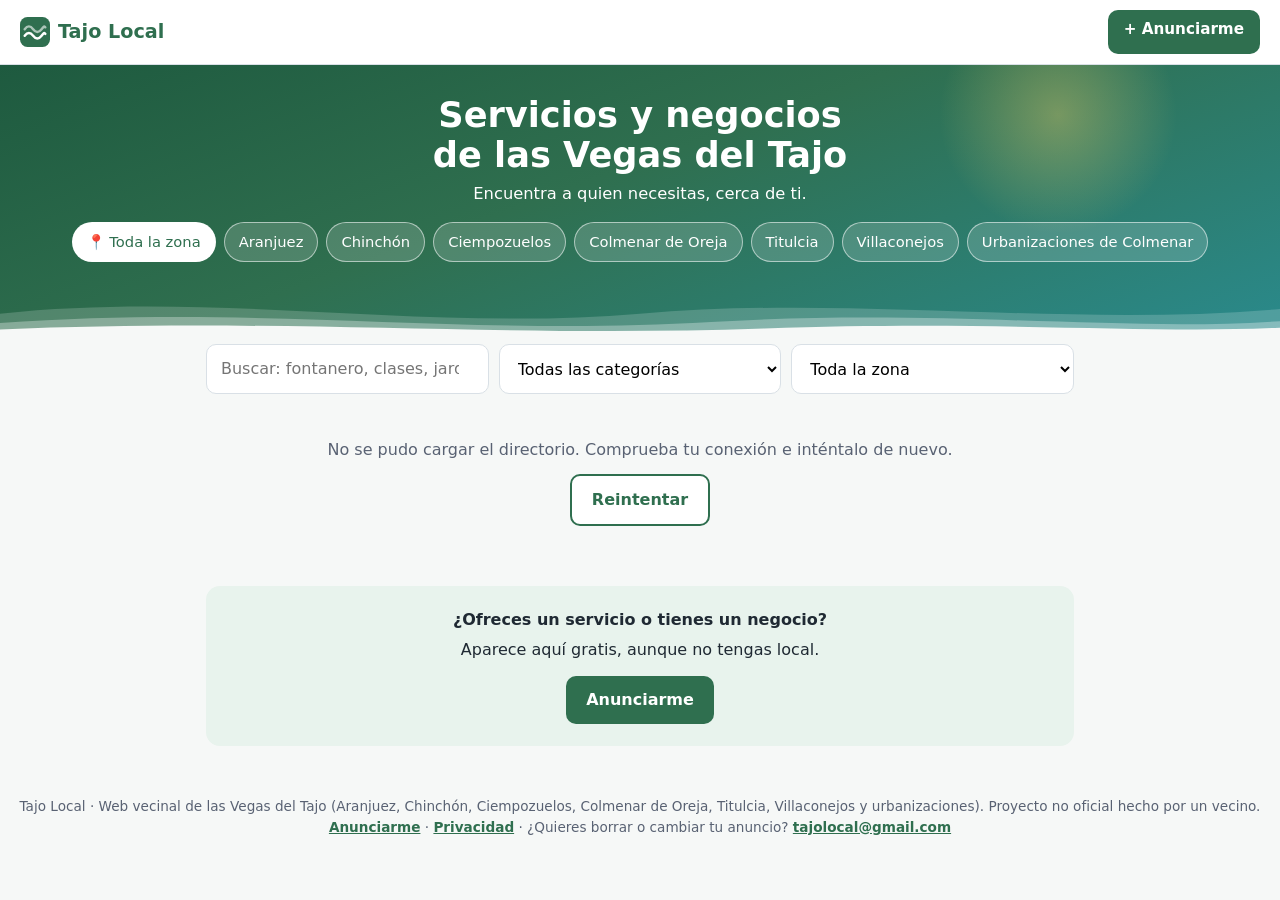
<file: index.html>
<!DOCTYPE html>
<html lang="es">
<head>
<meta charset="UTF-8">
<meta name="viewport" content="width=device-width, initial-scale=1">
<title>Tajo Local · Directorio de las Vegas del Tajo</title>
<meta name="description" content="Directorio gratuito de servicios y negocios de las Vegas del Tajo: Aranjuez, Chinchón, Ciempozuelos, Colmenar de Oreja, Titulcia, Villaconejos y urbanizaciones.">
<meta name="theme-color" content="#2f6f4f">
<link rel="canonical" href="https://tajolocal.github.io/">
<meta property="og:type" content="website">
<meta property="og:locale" content="es_ES">
<meta property="og:site_name" content="Tajo Local">
<meta property="og:title" content="Tajo Local · Directorio de las Vegas del Tajo">
<meta property="og:description" content="Servicios y negocios de Aranjuez, Chinchón, Ciempozuelos, Colmenar de Oreja, Titulcia, Villaconejos y urbanizaciones. Encuentra a quien necesitas o anuncia el tuyo, gratis.">
<meta property="og:url" content="https://tajolocal.github.io/">
<meta property="og:image" content="https://tajolocal.github.io/og.png">
<meta property="og:image:width" content="1200">
<meta property="og:image:height" content="630">
<meta name="twitter:card" content="summary_large_image">
<link rel="icon" href="data:image/svg+xml,%3Csvg xmlns='http://www.w3.org/2000/svg' viewBox='0 0 32 32'%3E%3Crect width='32' height='32' rx='8' fill='%232f6f4f'/%3E%3Cpath d='M5 20c3-4 6-4 9 0s6 4 9 0 3-3 4-2' fill='none' stroke='white' stroke-width='2.6' stroke-linecap='round'/%3E%3C/svg%3E">
<link rel="stylesheet" href="estilos.css">
</head>
<body>

<a class="salto" href="#contenido">Saltar al contenido</a>

<nav class="nav">
  <a class="marca" href="index.html">
    <svg viewBox="0 0 32 32" aria-hidden="true"><rect width="32" height="32" rx="8" fill="#2f6f4f"/><path d="M5 13c3-4 6-4 9 0s6 4 9 0 3-3 4-2" fill="none" stroke="#fff" stroke-width="2.6" stroke-linecap="round" opacity=".6"/><path d="M5 20c3-4 6-4 9 0s6 4 9 0 3-3 4-2" fill="none" stroke="#fff" stroke-width="2.6" stroke-linecap="round"/></svg>
    <span>Tajo Local</span>
  </a>
  <a class="btn" href="anunciar.html">+ Anunciarme</a>
</nav>

<header class="hero">
  <h1>Servicios y negocios de las Vegas del Tajo</h1>
  <p>Encuentra a quien necesitas, cerca de ti.</p>
  <div class="chips" id="chips" role="group" aria-label="Filtrar por zona"></div>
  <svg class="paisaje" viewBox="0 0 1440 120" preserveAspectRatio="none" aria-hidden="true">
    <path d="M0,70 C240,20 480,110 720,70 C960,30 1200,100 1440,60 L1440,120 L0,120 Z" fill="#fff" opacity=".18"/>
    <path d="M0,90 C300,50 520,120 800,88 C1060,58 1260,110 1440,86 L1440,120 L0,120 Z" fill="#fff" opacity=".3"/>
    <path d="M0,104 C320,78 560,122 860,102 C1120,84 1290,114 1440,100 L1440,120 L0,120 Z" fill="#f6f8f7"/>
  </svg>
</header>

<main id="contenido">
  <div class="barra" id="buscador" role="search">
    <label class="solo-lector" for="buscar">Buscar</label>
    <input id="buscar" type="search" placeholder="Buscar: fontanero, clases, jardín…" autocomplete="off">
    <label class="solo-lector" for="filtro">Categoría</label>
    <select id="filtro"><option value="">Todas las categorías</option></select>
    <label class="solo-lector" for="filtroZona">Zona</label>
    <select id="filtroZona"><option value="">Toda la zona</option></select>
  </div>

  <p class="resumen" id="resumen" aria-live="polite"></p>
  <div id="estado" class="estado" role="status">Cargando…</div>
  <noscript><p class="estado">Para ver el directorio hace falta activar JavaScript en el navegador.</p></noscript>
  <div id="lista" class="lista"></div>
  <p class="mas"><button type="button" class="btn sec" id="mas" hidden>Mostrar más</button></p>

  <aside class="invita">
    <strong>¿Ofreces un servicio o tienes un negocio?</strong>
    <span>Aparece aquí gratis, aunque no tengas local.</span>
    <a class="btn" href="anunciar.html">Anunciarme</a>
  </aside>
</main>

<footer>
  Tajo Local · Web vecinal de las Vegas del Tajo (Aranjuez, Chinchón, Ciempozuelos, Colmenar de Oreja, Titulcia, Villaconejos y urbanizaciones). Proyecto no oficial hecho por un vecino.<br>
  <a href="anunciar.html">Anunciarme</a> ·
  <a href="#privacidad" data-privacidad>Privacidad</a>
  · ¿Quieres borrar o cambiar tu anuncio? <a href="mailto:tajolocal@gmail.com">tajolocal@gmail.com</a>
</footer>

<dialog id="visor" aria-label="Foto ampliada"><img id="visorImg" alt=""><button class="btn" type="button" id="visorCierra">Cerrar ✕</button></dialog>

<script src="comun.js"></script>
<script>
  const $ = id => document.getElementById(id);
  const PAGINA = 24;
  let negocios = [];
  let mostrados = PAGINA;
  let errorCarga = false;

  // Rellenar los desplegables de filtros
  TL.CATEGORIAS.forEach(c => $("filtro").add(new Option(c, c)));
  TL.ZONAS.forEach(z => $("filtroZona").add(new Option(z, z)));

  // Banda con icono para los anuncios sin foto (según la primera categoría)
  function banda(cat) {
    const [icono, fondo] = TL.icono(cat);
    return `<div class="banda" style="background:${fondo}" aria-hidden="true">${icono}</div>`;
  }

  function ficha(n) {
    const cs = TL.cats(n.categoria);
    const nombre = TL.esc(n.nombre);
    const wa = TL.numWhatsApp(n.telefono);
    const enlace = TL.urlSegura(n.enlace);
    return `
      <article class="ficha">
        ${TL.fotoValida(n.foto)
          ? `<button type="button" class="foto-btn" data-cat="${TL.esc(cs[0])}" data-nombre="${nombre}" aria-label="Ampliar la foto de ${nombre}"><img src="${TL.esc(n.foto)}" alt="" loading="lazy"></button>`
          : banda(cs[0])}
        <div class="etiquetas">
          ${cs.map(c => `<span class="etiqueta">${TL.esc(c)}</span>`).join("")}
          ${n.zona ? `<span class="etiqueta zona">📍 ${TL.esc(n.zona)}</span>` : ""}
        </div>
        <h3>${nombre}</h3>
        ${n.descripcion ? `<p>${TL.esc(n.descripcion)}</p>` : ""}
        <div class="acciones">
          ${n.telefono ? `<a class="btn" href="tel:${TL.esc(TL.limpiaTel(n.telefono))}" aria-label="Llamar a ${nombre}">📞 Llamar</a>` : ""}
          ${wa ? `<a class="btn wa" href="https://wa.me/${wa}?text=${encodeURIComponent("Hola, te he visto en Tajo Local.")}" target="_blank" rel="noopener noreferrer" aria-label="Enviar WhatsApp a ${nombre}">💬 WhatsApp</a>` : ""}
          ${n.telefono ? `<span class="numero">${TL.esc(n.telefono)}</span>` : ""}
          ${enlace ? `<a class="enlace" href="${TL.esc(enlace)}" target="_blank" rel="noopener noreferrer nofollow ugc">${TL.esc(TL.etiquetaEnlace(enlace))}<span class="solo-lector"> (se abre en otra pestaña)</span></a>` : ""}
        </div>
        <a class="informar" href="${TL.esc(TL.informarUrl(n))}" aria-label="Informar de un problema con ${nombre}">⚑ Informar de un problema</a>
      </article>`;
  }

  function hayFiltros() {
    return !!($("buscar").value.trim() || $("filtro").value || $("filtroZona").value);
  }

  function pinta() {
    if (errorCarga) return;
    const res = TL.filtra(negocios, { q: $("buscar").value, cat: $("filtro").value, zona: $("filtroZona").value });
    $("lista").innerHTML = res.slice(0, mostrados).map(ficha).join("");
    $("mas").hidden = res.length <= mostrados;
    $("estado").hidden = res.length > 0;
    $("resumen").textContent = res.length
      ? res.length + (res.length === 1 ? " anuncio" : " anuncios") + (res.length > mostrados ? " · mostrando " + mostrados : "")
      : "";
    if (!res.length) {
      $("estado").innerHTML = negocios.length
        ? 'Aún no hay nadie que encaje con esa búsqueda. ¿Eres tú? <a href="anunciar.html">Anúnciate gratis</a>' +
          (hayFiltros() ? '<br><button type="button" class="btn sec" id="limpia">Quitar filtros</button>' : "")
        : 'Todavía no hay anuncios. ¡Sé el primero! <a href="anunciar.html">Anúnciate gratis</a>';
    }
  }

  async function carga() {
    errorCarga = false;
    $("estado").hidden = false;
    $("estado").textContent = "Cargando…";
    try {
      const r = await fetch(
        TL.SUPABASE_URL + "/rest/v1/negocios?select=nombre,categoria,zona,descripcion,telefono,enlace,foto&aprobado=eq.true",
        { headers: { apikey: TL.SUPABASE_KEY, Authorization: "Bearer " + TL.SUPABASE_KEY } }
      );
      if (!r.ok) throw new Error(r.status);
      negocios = TL.baraja(await r.json()).map(TL.preparar);
      pinta();
    } catch (e) {
      errorCarga = true;
      $("estado").innerHTML = 'No se pudo cargar el directorio. Comprueba tu conexión e inténtalo de nuevo.<br><button type="button" class="btn sec" id="reintenta">Reintentar</button>';
    }
  }

  // Cualquier cambio de búsqueda o filtro vuelve a la primera página
  const reinicia = () => { mostrados = PAGINA; pinta(); };
  $("buscar").addEventListener("input", reinicia);
  $("filtro").addEventListener("change", reinicia);
  $("filtroZona").addEventListener("change", () => { reinicia(); pintaChips(); });
  $("mas").addEventListener("click", () => { mostrados += PAGINA; pinta(); });
  $("estado").addEventListener("click", e => {
    if (e.target.id === "reintenta") carga();
    if (e.target.id === "limpia") {
      $("buscar").value = ""; $("filtro").value = ""; $("filtroZona").value = "";
      reinicia(); pintaChips();
    }
  });

  // Ampliar la foto (es un botón: funciona con ratón, toque, Enter y Espacio); cerrar con clic fuera, botón o Esc
  $("lista").addEventListener("click", e => {
    const b = e.target.closest(".foto-btn");
    if (!b) return;
    $("visorImg").src = b.querySelector("img").src;
    $("visorImg").alt = "Foto de " + b.dataset.nombre;
    $("visor").showModal();
  });
  $("visor").addEventListener("click", e => { if (e.target === $("visor")) $("visor").close(); });
  $("visorCierra").addEventListener("click", () => $("visor").close());
  // Si una foto no carga, se muestra la banda con el icono en su lugar
  $("lista").addEventListener("error", e => {
    const b = e.target.closest && e.target.closest(".foto-btn");
    if (b) b.outerHTML = banda(b.dataset.cat);
  }, true);

  // Accesos rápidos por zona en la cabecera
  function pintaChips() {
    const cont = $("chips");
    if (!cont.children.length) {
      ["", ...TL.ZONAS].forEach(z => {
        const b = document.createElement("button");
        b.type = "button";
        b.className = "chip";
        b.dataset.zona = z;
        b.textContent = z || "📍 Toda la zona";
        b.addEventListener("click", () => {
          $("filtroZona").value = z;
          reinicia();
          pintaChips();
          TL.desplaza($("buscador"));
        });
        cont.appendChild(b);
      });
    }
    cont.querySelectorAll(".chip").forEach(b => {
      const activa = b.dataset.zona === $("filtroZona").value;
      b.classList.toggle("activa", activa);
      b.setAttribute("aria-pressed", activa);
    });
  }
  pintaChips();

  carga();
</script>
</body>
</html>
</file>
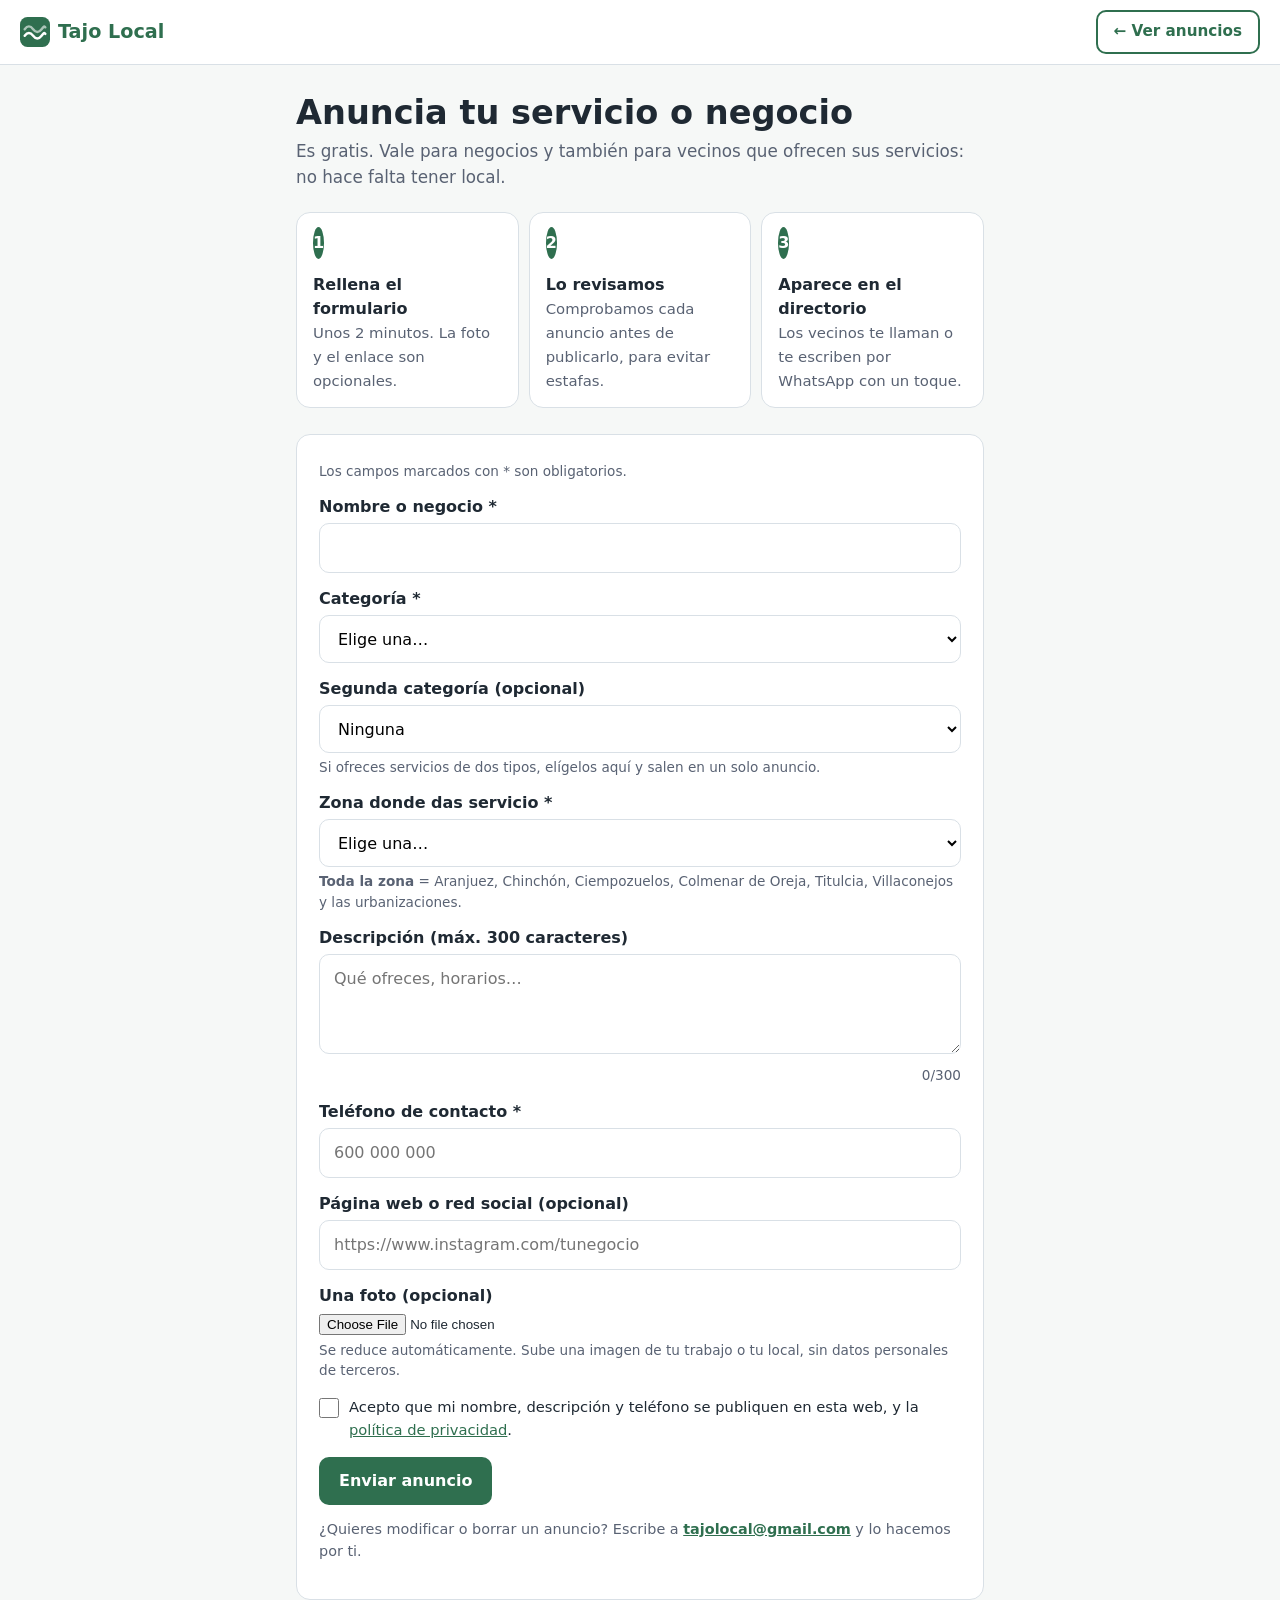
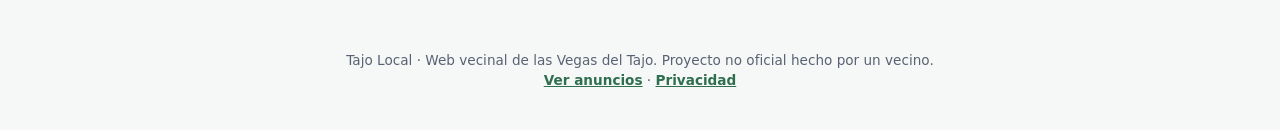
<file: anunciar.html>
<!DOCTYPE html>
<html lang="es">
<head>
<meta charset="UTF-8">
<meta name="viewport" content="width=device-width, initial-scale=1">
<title>Anunciarme · Tajo Local</title>
<meta name="description" content="Anuncia gratis tu servicio o negocio en Tajo Local, el directorio de las Vegas del Tajo. No hace falta tener local.">
<meta name="theme-color" content="#2f6f4f">
<link rel="canonical" href="https://tajolocal.github.io/anunciar.html">
<meta property="og:type" content="website">
<meta property="og:locale" content="es_ES">
<meta property="og:site_name" content="Tajo Local">
<meta property="og:title" content="Anúnciate gratis en Tajo Local">
<meta property="og:description" content="Anuncia gratis tu servicio o negocio en el directorio de las Vegas del Tajo. No hace falta tener local.">
<meta property="og:url" content="https://tajolocal.github.io/anunciar.html">
<meta property="og:image" content="https://tajolocal.github.io/og.png">
<meta property="og:image:width" content="1200">
<meta property="og:image:height" content="630">
<meta name="twitter:card" content="summary_large_image">
<link rel="icon" href="data:image/svg+xml,%3Csvg xmlns='http://www.w3.org/2000/svg' viewBox='0 0 32 32'%3E%3Crect width='32' height='32' rx='8' fill='%232f6f4f'/%3E%3Cpath d='M5 20c3-4 6-4 9 0s6 4 9 0 3-3 4-2' fill='none' stroke='white' stroke-width='2.6' stroke-linecap='round'/%3E%3C/svg%3E">
<link rel="stylesheet" href="estilos.css">
</head>
<body>

<a class="salto" href="#contenido">Saltar al contenido</a>

<nav class="nav">
  <a class="marca" href="index.html">
    <svg viewBox="0 0 32 32" aria-hidden="true"><rect width="32" height="32" rx="8" fill="#2f6f4f"/><path d="M5 13c3-4 6-4 9 0s6 4 9 0 3-3 4-2" fill="none" stroke="#fff" stroke-width="2.6" stroke-linecap="round" opacity=".6"/><path d="M5 20c3-4 6-4 9 0s6 4 9 0 3-3 4-2" fill="none" stroke="#fff" stroke-width="2.6" stroke-linecap="round"/></svg>
    <span>Tajo Local</span>
  </a>
  <a class="btn sec" href="index.html">← Ver anuncios</a>
</nav>

<main id="contenido" class="estrecho">
  <h1>Anuncia tu servicio o negocio</h1>
  <p class="sub">Es gratis. Vale para negocios y también para vecinos que ofrecen sus servicios: no hace falta tener local.</p>

  <ol class="pasos" aria-label="Cómo funciona">
    <li><span class="n" aria-hidden="true">1</span><div><strong>Rellena el formulario</strong><span class="t">Unos 2 minutos. La foto y el enlace son opcionales.</span></div></li>
    <li><span class="n" aria-hidden="true">2</span><div><strong>Lo revisamos</strong><span class="t">Comprobamos cada anuncio antes de publicarlo, para evitar estafas.</span></div></li>
    <li><span class="n" aria-hidden="true">3</span><div><strong>Aparece en el directorio</strong><span class="t">Los vecinos te llaman o te escriben por WhatsApp con un toque.</span></div></li>
  </ol>

  <noscript><p class="msg err">Para enviar un anuncio hace falta activar JavaScript en el navegador.</p></noscript>

  <section class="alta" id="formulario">
    <form id="form">
      <p class="ayuda">Los campos marcados con * son obligatorios.</p>

      <label for="nombre">Nombre o negocio *</label>
      <input id="nombre" type="text" maxlength="80" required autocomplete="off">

      <label for="categoria">Categoría *</label>
      <select id="categoria" required>
        <option value="">Elige una…</option>
      </select>

      <label for="categoria2">Segunda categoría (opcional)</label>
      <select id="categoria2" aria-describedby="ayuda-cat2">
        <option value="">Ninguna</option>
      </select>
      <p class="ayuda" id="ayuda-cat2">Si ofreces servicios de dos tipos, elígelos aquí y salen en un solo anuncio.</p>

      <label for="zona">Zona donde das servicio *</label>
      <select id="zona" required aria-describedby="ayuda-zona">
        <option value="">Elige una…</option>
      </select>
      <p class="ayuda" id="ayuda-zona"><strong>Toda la zona</strong> = Aranjuez, Chinchón, Ciempozuelos, Colmenar de Oreja, Titulcia, Villaconejos y las urbanizaciones.</p>

      <label for="descripcion">Descripción (máx. 300 caracteres)</label>
      <textarea id="descripcion" maxlength="300" placeholder="Qué ofreces, horarios…" aria-describedby="contador"></textarea>
      <span class="contador" id="contador">0/300</span>

      <label for="telefono">Teléfono de contacto *</label>
      <input id="telefono" type="tel" maxlength="20" required autocomplete="tel" placeholder="600 000 000">

      <label for="enlace">Página web o red social (opcional)</label>
      <input id="enlace" type="text" inputmode="url" maxlength="200" autocomplete="url" autocapitalize="none" spellcheck="false" placeholder="https://www.instagram.com/tunegocio">

      <label for="foto">Una foto (opcional)</label>
      <input id="foto" type="file" accept="image/jpeg,image/png,image/webp" aria-describedby="ayuda-foto">
      <p class="ayuda" id="ayuda-foto">Se reduce automáticamente. Sube una imagen de tu trabajo o tu local, sin datos personales de terceros.</p>
      <img id="previa" class="previa" alt="Vista previa de la foto" hidden>
      <button type="button" class="btn sec peque" id="quitaFoto" hidden>Quitar foto</button>

      <!-- Campo trampa contra bots -->
      <div class="trampa" aria-hidden="true">
        <label>No rellenar <input id="web" type="text" tabindex="-1" autocomplete="off"></label>
      </div>

      <label class="check">
        <input type="checkbox" id="consent" required>
        <span>Acepto que mi nombre, descripción y teléfono se publiquen en esta web, y la <a href="#privacidad" data-privacidad>política de privacidad</a>.</span>
      </label>

      <button class="btn" id="enviar" type="submit">Enviar anuncio</button>
      <div id="msg" class="msg" role="status"></div>
    </form>
    <p class="nota">¿Quieres modificar o borrar un anuncio? Escribe a <a href="mailto:tajolocal@gmail.com">tajolocal@gmail.com</a> y lo hacemos por ti.</p>
  </section>

  <section class="hecho" id="hecho" hidden>
    <div class="grande" aria-hidden="true">✅</div>
    <h2 id="hechoTitulo" tabindex="-1">¡Anuncio recibido!</h2>
    <p>Lo revisaremos antes de publicarlo, así que puede tardar un poco en aparecer.</p>
    <p>Si quieres modificarlo o borrarlo, escribe a <a href="mailto:tajolocal@gmail.com">tajolocal@gmail.com</a>.</p>
    <div class="btns">
      <a class="btn" href="index.html">Ver el directorio</a>
      <button class="btn sec" type="button" id="otro">Enviar otro anuncio</button>
    </div>
  </section>
</main>

<footer>
  Tajo Local · Web vecinal de las Vegas del Tajo. Proyecto no oficial hecho por un vecino.<br>
  <a href="index.html">Ver anuncios</a> ·
  <a href="#privacidad" data-privacidad>Privacidad</a>
</footer>

<script src="comun.js"></script>
<script>
  const $ = id => document.getElementById(id);

  TL.CATEGORIAS.forEach(c => {
    $("categoria").add(new Option(c, c));
    $("categoria2").add(new Option(c, c));
  });
  TL.ZONAS.forEach(z => $("zona").add(new Option(z, z)));
  $("zona").add(new Option(TL.TODA + " (Vegas del Tajo)", TL.TODA));

  // Confirmación grande tras enviar (y botón para enviar otro anuncio)
  function muestraHecho() {
    $("formulario").hidden = true;
    $("hecho").hidden = false;
    $("hechoTitulo").focus();
    TL.desplaza($("hecho"), { block: "start" });
  }
  $("otro").addEventListener("click", () => {
    $("hecho").hidden = true;
    $("formulario").hidden = false;
    $("msg").className = "msg";
    $("nombre").focus();
  });

  // Contador de caracteres de la descripción
  function actualizaContador() {
    $("contador").textContent = $("descripcion").value.length + "/300";
  }
  $("descripcion").addEventListener("input", actualizaContador);

  // Error de validación: se muestra el mensaje, se marca el campo y se lleva el cursor a él
  function falla(campo, texto) {
    const msg = $("msg");
    msg.className = "msg err";
    msg.textContent = texto;
    campo.setAttribute("aria-invalid", "true");
    campo.focus();
  }
  // Al corregir un campo se le quita la marca de error
  $("form").addEventListener("input", e => e.target.removeAttribute("aria-invalid"));

  // Foto: se reduce a 900 px como máximo y se convierte a JPEG antes de subirla
  let fotoBlob = null;
  let fotoSubida = null;   // si la foto ya se subió y falló el envío, no se vuelve a subir
  let previaUrl = null;

  function codifica(canvas, calidad) {
    return new Promise(ok => canvas.toBlob(ok, "image/jpeg", calidad));
  }

  function reduce(file) {
    return new Promise((ok, ko) => {
      const img = new Image();
      const url = URL.createObjectURL(file);
      img.onload = async () => {
        const k = Math.min(1, 900 / Math.max(img.width, img.height));
        const c = document.createElement("canvas");
        c.width = Math.max(1, Math.round(img.width * k));
        c.height = Math.max(1, Math.round(img.height * k));
        const ctx = c.getContext("2d");
        ctx.fillStyle = "#fff";
        ctx.fillRect(0, 0, c.width, c.height);
        ctx.drawImage(img, 0, 0, c.width, c.height);
        URL.revokeObjectURL(url);
        let b = await codifica(c, 0.82);
        if (b && b.size > 900000) b = await codifica(c, 0.6);
        b ? ok(b) : ko(new Error("no se pudo reducir"));
      };
      img.onerror = () => { URL.revokeObjectURL(url); ko(new Error("imagen no válida")); };
      img.src = url;
    });
  }

  // fetch con límite de tiempo, para que el botón no se quede bloqueado si se cae la conexión
  async function pide(url, opciones, ms = 40000) {
    const c = new AbortController();
    const t = setTimeout(() => c.abort(), ms);
    try { return await fetch(url, Object.assign({ signal: c.signal }, opciones)); }
    finally { clearTimeout(t); }
  }

  async function subeFoto(blob) {
    const nombreArchivo = (window.crypto && crypto.randomUUID ? crypto.randomUUID() : Date.now() + "-" + Math.random().toString(36).slice(2)) + ".jpg";
    const r = await pide(TL.SUPABASE_URL + "/storage/v1/object/fotos/" + nombreArchivo, {
      method: "POST",
      headers: {
        apikey: TL.SUPABASE_KEY,
        Authorization: "Bearer " + TL.SUPABASE_KEY,
        "Content-Type": "image/jpeg",
        "x-upsert": "false"
      },
      body: blob
    });
    if (!r.ok) throw new Error("foto " + r.status);
    return TL.FOTOS_URL + nombreArchivo;
  }

  function quitaPrevia() {
    if (previaUrl) URL.revokeObjectURL(previaUrl);
    previaUrl = null;
    fotoBlob = null;
    fotoSubida = null;
    $("previa").hidden = true;
    $("quitaFoto").hidden = true;
  }
  $("quitaFoto").addEventListener("click", () => { quitaPrevia(); $("foto").value = ""; $("foto").focus(); });

  $("foto").addEventListener("change", async () => {
    const f = $("foto").files[0];
    const msg = $("msg");
    quitaPrevia();
    msg.className = "msg";
    if (!f) return;
    if (f.size > 15 * 1024 * 1024) {
      $("foto").value = "";
      msg.className = "msg err";
      msg.textContent = "La foto es demasiado grande (máximo 15 MB).";
      return;
    }
    try {
      fotoBlob = await reduce(f);
      previaUrl = URL.createObjectURL(fotoBlob);
      $("previa").src = previaUrl;
      $("previa").hidden = false;
      $("quitaFoto").hidden = false;
    } catch (e) {
      $("foto").value = "";
      msg.className = "msg err";
      msg.textContent = "No se pudo leer esa imagen. Prueba con otra (JPG, PNG o WebP).";
    }
  });

  $("form").addEventListener("submit", async ev => {
    ev.preventDefault();
    const msg = $("msg");
    msg.className = "msg";

    // Si un bot rellena el campo trampa, fingimos éxito y no enviamos nada
    if ($("web").value) { muestraHecho(); return; }

    // Los campos obligatorios los comprueba el navegador; aquí solo se evita un nombre en blanco ("   ")
    if (!$("nombre").value.trim()) return falla($("nombre"), "Escribe el nombre o el negocio.");

    const tel = $("telefono").value.trim();
    if (!TL.telValido(tel)) {
      return falla($("telefono"), "Revisa el teléfono: usa solo números (de 9 a 15 cifras), por ejemplo 600 000 000.");
    }

    const enlaceTexto = $("enlace").value.trim();
    if (TL.pareceCorreo(enlaceTexto)) {
      return falla($("enlace"), "Eso parece un correo electrónico. Aquí va una página web o red social. Si quieres que te contacten por correo, escríbelo en la descripción.");
    }
    const enlace = TL.normalizaUrl(enlaceTexto);
    if (enlaceTexto && !enlace) {
      return falla($("enlace"), "Revisa el enlace: no parece una dirección web válida.");
    }

    const datos = {
      nombre: $("nombre").value.trim(),
      categoria: [$("categoria").value, $("categoria2").value]
        .filter((c, i, a) => c && a.indexOf(c) === i).join(", "),
      zona: $("zona").value,
      descripcion: $("descripcion").value.trim().slice(0, 300) || null,
      telefono: tel,
      enlace: enlace || null
    };

    $("enviar").disabled = true;
    $("enviar").textContent = "Enviando…";
    try {
      if (fotoBlob) {
        if (!fotoSubida) fotoSubida = await subeFoto(fotoBlob);
        datos.foto = fotoSubida;
      }
      const r = await pide(TL.SUPABASE_URL + "/rest/v1/negocios", {
        method: "POST",
        headers: {
          apikey: TL.SUPABASE_KEY,
          Authorization: "Bearer " + TL.SUPABASE_KEY,
          "Content-Type": "application/json",
          Prefer: "return=minimal"
        },
        body: JSON.stringify(datos)
      });
      if (!r.ok) throw new Error(r.status);
      $("form").reset();
      quitaPrevia();
      $("foto").value = "";
      actualizaContador();
      muestraHecho();
    } catch (e) {
      msg.className = "msg err";
      msg.textContent = "No se pudo enviar el anuncio. Inténtalo de nuevo en unos minutos.";
    } finally {
      $("enviar").disabled = false;
      $("enviar").textContent = "Enviar anuncio";
    }
  });
</script>
</body>
</html>
</file>
<file: estilos.css>
/* Tajo Local · estilos compartidos por index.html y anunciar.html */
:root {
  --verde: #2f6f4f;
  --verde-claro: #e8f3ed;
  --texto: #1f2933;
  --gris: #596273;
  --borde: #d9e0e6;
  --fondo: #f6f8f7;
  --error: #8a1f17;
}
* { box-sizing: border-box; }
[hidden] { display: none !important; }
body {
  margin: 0;
  font-family: system-ui, -apple-system, "Segoe UI", Roboto, sans-serif;
  color: var(--texto);
  background: var(--fondo);
  line-height: 1.5;
}
a { color: var(--verde); }
h1, h2 { text-wrap: balance; }
:focus-visible { outline: 3px solid #0b57d0; outline-offset: 2px; }
.hero :focus-visible { outline-color: #fff; }
@media (prefers-reduced-motion: reduce) { * { scroll-behavior: auto !important; } }

/* Solo para lectores de pantalla / teclado */
.solo-lector { position: absolute; width: 1px; height: 1px; margin: -1px; overflow: hidden; clip: rect(0 0 0 0); white-space: nowrap; }
.salto { position: absolute; left: 8px; top: -60px; z-index: 20; background: #fff; padding: 8px 14px; border-radius: 8px; font-weight: 600; }
.salto:focus { top: 8px; }

/* Botones */
.btn {
  display: inline-block; background: var(--verde); color: #fff; border: 0;
  padding: 12px 20px; min-height: 44px; border-radius: 10px;
  font: inherit; font-weight: 600; text-decoration: none; text-align: center; cursor: pointer;
}
.btn:hover { filter: brightness(1.08); }
.btn:disabled { opacity: .6; cursor: wait; }
.btn.sec { background: #fff; color: var(--verde); border: 2px solid var(--verde); }
.btn.wa { background: #25d366; color: #073b1e; }

/* Barra superior */
.nav {
  position: sticky; top: 0; z-index: 10;
  display: flex; justify-content: space-between; align-items: center; gap: 10px;
  padding: 10px 20px;
  background: rgba(255,255,255,.92);
  backdrop-filter: blur(8px);
  border-bottom: 1px solid var(--borde);
}
.marca { display: flex; align-items: center; gap: 8px; font-weight: 800; font-size: 1.2rem; color: var(--verde); text-decoration: none; }
.marca svg { width: 30px; height: 30px; }
.nav .btn { padding: 8px 16px; font-size: .95rem; }

main { max-width: 900px; margin: 0 auto; padding: 8px 16px 40px; }
footer { text-align: center; color: var(--gris); font-size: .85rem; padding: 0 16px 40px; }
footer a { font-weight: 600; }

/* ---------- Portada ---------- */
.hero {
  position: relative; overflow: hidden; color: #fff; text-align: center;
  padding: 30px 20px 74px;
  background: linear-gradient(160deg, #1e5a3f 0%, #2f6f4f 45%, #2a8a8c 100%);
}
.hero::before {
  content: ""; position: absolute; width: 240px; height: 240px; border-radius: 50%;
  top: -70px; right: 8%;
  background: radial-gradient(circle, rgba(255,214,102,.35), rgba(255,214,102,0) 70%);
}
.hero > * { position: relative; }
.hero h1 { margin: 0 auto 6px; font-size: clamp(1.5rem, 4.2vw, 2.2rem); line-height: 1.15; max-width: 760px; }
.hero p { margin: 0 auto; max-width: 620px; font-size: 1.02rem; }
.hero .paisaje { position: absolute; left: 0; right: 0; bottom: -1px; width: 100%; height: 56px; display: block; }
.chips { display: flex; flex-wrap: wrap; gap: 8px; justify-content: center; margin-top: 16px; }
.chip {
  min-height: 40px; padding: 7px 14px; border-radius: 999px; cursor: pointer;
  background: rgba(255,255,255,.16); color: #fff; border: 1px solid rgba(255,255,255,.55);
  font: inherit; font-size: .92rem;
}
.chip:hover, .chip.activa { background: #fff; color: var(--verde); }

.barra { display: flex; gap: 10px; flex-wrap: wrap; margin-bottom: 14px; scroll-margin-top: 70px; }
.barra input, .barra select {
  flex: 1 1 200px; min-height: 48px; padding: 12px 14px;
  border: 1px solid var(--borde); border-radius: 10px; font: inherit; background: #fff;
}
.resumen { margin: 0 0 12px; color: var(--gris); font-size: .9rem; }
.estado { text-align: center; color: var(--gris); padding: 30px 10px; }
.estado a { font-weight: 700; }
.estado .btn { margin-top: 12px; }

.lista { display: grid; gap: 14px; grid-template-columns: 1fr; }
@media (min-width: 760px) { .lista { grid-template-columns: 1fr 1fr; } }
.mas { text-align: center; margin: 18px 0 0; }

.ficha {
  background: #fff; border: 1px solid var(--borde); border-radius: 14px;
  padding: 18px; overflow: hidden; overflow-wrap: anywhere;
}
.ficha h3 { margin: 0 0 4px; font-size: 1.15rem; }
.ficha p { margin: 6px 0 10px; color: #3b4652; white-space: pre-line; }
.etiquetas { display: flex; flex-wrap: wrap; gap: 6px; margin-bottom: 8px; }
.etiqueta { background: var(--verde-claro); color: var(--verde); font-size: .8rem; font-weight: 600; padding: 2px 10px; border-radius: 999px; }
.etiqueta.zona { background: #eef1f4; color: var(--gris); }
.banda {
  display: flex; align-items: center; justify-content: center;
  width: calc(100% + 36px); margin: -18px -18px 14px; height: 84px; font-size: 2.6rem; line-height: 1;
}
/* La foto ocupa siempre el mismo hueco (así la página no "salta" al cargar) y se ve entera */
.foto-btn {
  display: block; width: calc(100% + 36px); margin: -18px -18px 14px; padding: 0; border: 0;
  aspect-ratio: 4 / 3; background: #eef1f4; cursor: zoom-in;
}
.foto-btn:focus-visible { outline-offset: -4px; }
.foto-btn img { display: block; width: 100%; height: 100%; object-fit: contain; }
.acciones { display: flex; flex-wrap: wrap; align-items: center; gap: 10px; margin-top: 12px; }
.acciones .btn { display: inline-flex; align-items: center; justify-content: center; gap: 6px; padding: 10px 18px; }
.acciones .numero { color: var(--gris); font-size: .95rem; }
.enlace { font-weight: 600; text-decoration: none; }
.informar { display: inline-block; padding: 10px 0 2px; font-size: .85rem; color: var(--gris); text-decoration: none; }
.informar:hover { color: var(--error); text-decoration: underline; }
@media (max-width: 640px) {
  .acciones .btn { flex: 1 1 45%; }
  .hero { padding: 22px 16px 66px; }
  .nav { padding: 10px 14px; }
  /* En el móvil las zonas van en una sola fila deslizable, para dejar sitio al buscador */
  .chips { flex-wrap: nowrap; overflow-x: auto; justify-content: flex-start; margin: 16px -16px 0; padding: 2px 16px 4px; scrollbar-width: none; }
  .chip { flex: none; }
}
.invita { display: flex; flex-direction: column; align-items: center; gap: 6px; text-align: center; margin: 30px 0 10px; padding: 22px 18px; background: var(--verde-claro); border-radius: 14px; }
.invita .btn { margin-top: 8px; }

/* Ventanas (privacidad y foto ampliada) */
dialog { border: 0; border-radius: 14px; width: min(560px, calc(100% - 32px)); padding: 24px; }
dialog::backdrop { background: rgba(0,0,0,.4); }
#visor { width: auto; background: transparent; padding: 0; max-width: 96vw; max-height: 96vh; overflow: visible; }
#visor::backdrop { background: rgba(0,0,0,.85); }
#visor img { display: block; max-width: 96vw; max-height: 80vh; margin: 0 auto; border-radius: 10px; background: #fff; }
#visor button { display: block; margin: 12px auto 0; }

/* ---------- Página de anunciar ---------- */
.estrecho { max-width: 720px; padding-top: 28px; padding-bottom: 50px; }
.estrecho h1 { margin: 0 0 6px; font-size: clamp(1.6rem, 4.5vw, 2.1rem); line-height: 1.2; }
.sub { margin: 0 0 22px; color: var(--gris); font-size: 1.05rem; }
.pasos { list-style: none; margin: 0 0 26px; padding: 0; display: grid; gap: 10px; }
.pasos li { display: flex; gap: 14px; align-items: flex-start; background: #fff; border: 1px solid var(--borde); border-radius: 14px; padding: 14px 16px; }
.pasos .n { flex: 0 0 32px; height: 32px; border-radius: 50%; background: var(--verde); color: #fff; display: flex; align-items: center; justify-content: center; font-weight: 700; }
.pasos strong { display: block; }
.pasos .t { color: var(--gris); font-size: .93rem; }
@media (min-width: 640px) { .pasos { grid-template-columns: repeat(3, 1fr); } .pasos li { flex-direction: column; } }

.alta { background: #fff; border: 1px solid var(--borde); border-radius: 14px; padding: 22px; }
.alta label { display: block; font-weight: 600; margin: 14px 0 4px; }
.alta input[type=text], .alta input[type=tel], .alta select, .alta textarea {
  width: 100%; min-height: 48px; padding: 12px 14px;
  border: 1px solid var(--borde); border-radius: 10px; font: inherit; background: #fff;
}
.alta textarea { min-height: 100px; resize: vertical; }
.alta [aria-invalid=true] { border-color: var(--error); box-shadow: 0 0 0 1px var(--error); }
.alta label.check { display: flex; gap: 10px; align-items: flex-start; margin: 16px 0; font-weight: 400; font-size: .92rem; }
.alta label.check input { flex: none; width: 20px; height: 20px; margin: 2px 0 0; }
.ayuda { color: var(--gris); font-size: .85rem; margin: 4px 0 0; }
.contador { display: block; text-align: right; color: var(--gris); font-size: .85rem; margin-top: 4px; }
.previa { display: block; margin-top: 10px; max-width: 220px; border-radius: 10px; border: 1px solid var(--borde); }
.peque { min-height: 36px; padding: 6px 14px; font-size: .9rem; margin-top: 8px; }
.trampa { position: absolute; left: -9999px; }
.msg { margin-top: 14px; padding: 12px 14px; border-radius: 10px; display: none; }
.msg.ok { display: block; background: #e8f6ee; color: #1b5e3b; }
.msg.err { display: block; background: #fdecea; color: var(--error); }
.nota { color: var(--gris); font-size: .9rem; }
.nota a { font-weight: 600; }
.alta .btn[type=submit] { width: 100%; }
@media (min-width: 640px) { .alta .btn[type=submit] { width: auto; } }

.hecho { text-align: center; background: #fff; border: 2px solid var(--verde); border-radius: 14px; padding: 34px 22px; }
.hecho .grande { font-size: 3rem; line-height: 1; }
.hecho h2 { margin: 10px 0 8px; }
.hecho p { color: var(--gris); margin: 0 0 6px; }
.hecho .btns { display: flex; gap: 10px; justify-content: center; flex-wrap: wrap; margin-top: 20px; }
</file>
